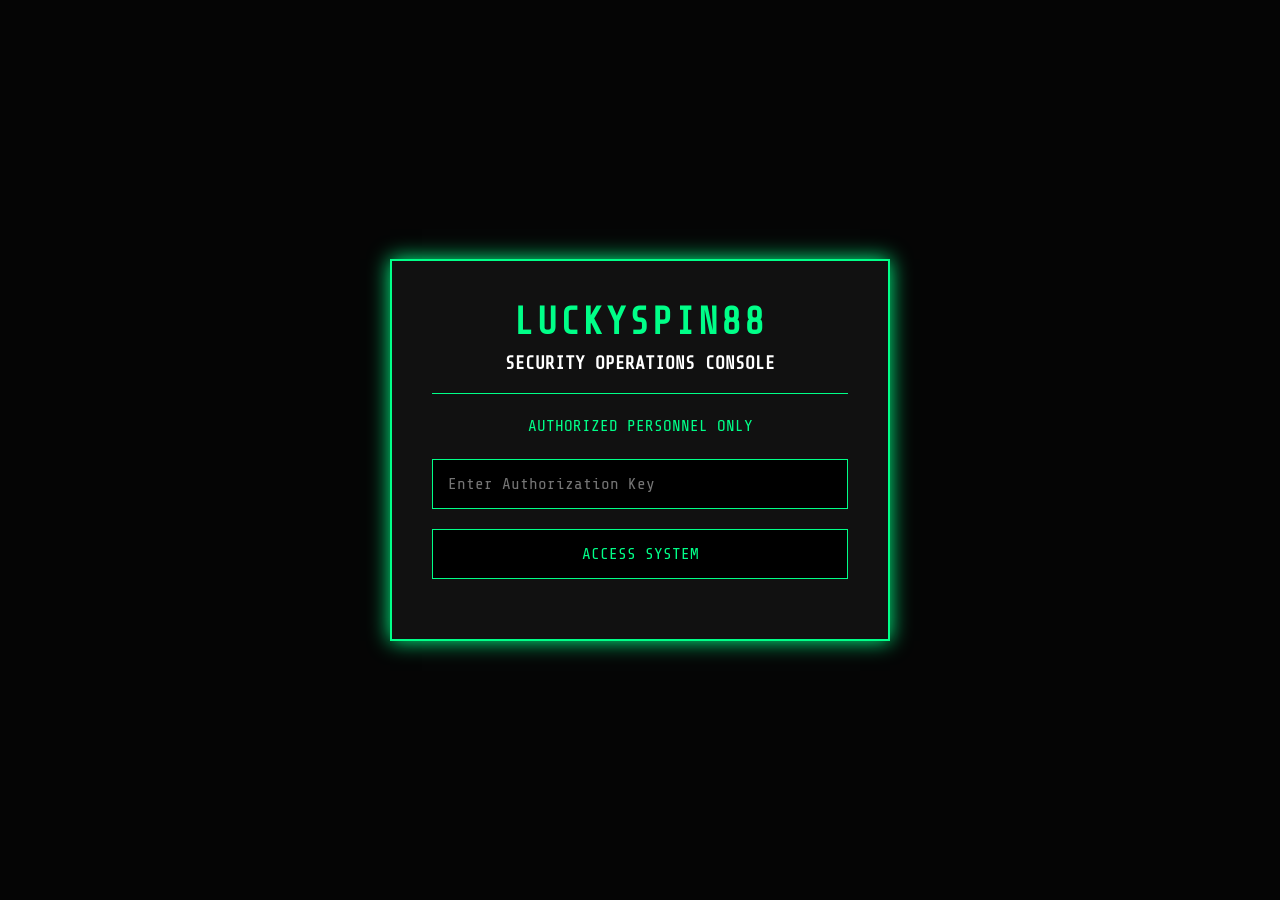
<file: index.html>
<!DOCTYPE html>
<html lang="en">

<head>
<meta charset="UTF-8">
<meta name="viewport" content="width=device-width, initial-scale=1.0">

<title>LuckySpin88 - Security Operations Console</title>

<link rel="preconnect" href="https://fonts.googleapis.com">
<link rel="preconnect" href="https://fonts.gstatic.com" crossorigin>
<link href="https://fonts.googleapis.com/css2?family=Share+Tech+Mono&display=swap" rel="stylesheet">

<link rel="stylesheet" href="style.css">
</head>

<body>

<main class="container">

    <section class="terminal">

        <h1>LUCKYSPIN88</h1>

        <h2>SECURITY OPERATIONS CONSOLE</h2>

        <div class="line"></div>

        <p class="warning">
            AUTHORIZED PERSONNEL ONLY
        </p>

        <input
            type="password"
            id="password"
            placeholder="Enter Authorization Key"
            autocomplete="off">

        <button onclick="login()">
            ACCESS SYSTEM
        </button>

        <p id="message"></p>

    </section>

</main>

<script src="script.js"></script>

</body>
</html>
</file>
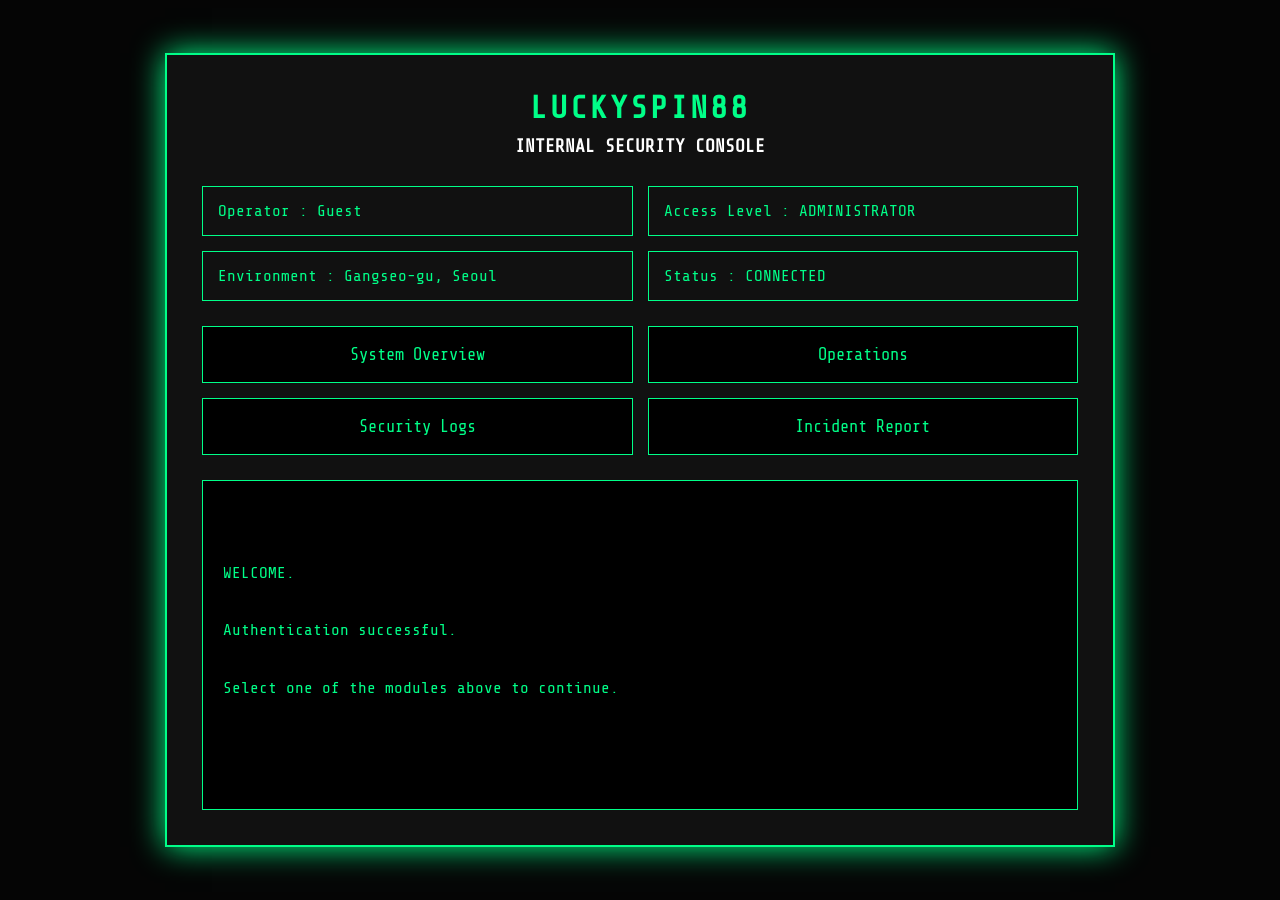
<file: dashboard.html>
<!DOCTYPE html>
<html lang="en">
<head>

<meta charset="UTF-8">
<meta name="viewport" content="width=device-width, initial-scale=1.0">

<title>LuckySpin88 - Target Operation</title>

<link href="https://fonts.googleapis.com/css2?family=Share+Tech+Mono&display=swap" rel="stylesheet">

<style>

*{
    margin:0;
    padding:0;
    box-sizing:border-box;
}

body{
    background:#050505;
    font-family:'Share Tech Mono', monospace;
    color:#00ff88;

    display:flex;
    justify-content:center;
    align-items:center;

    min-height:100vh;
    padding:20px;
}

.panel{
    width:100%;
    max-width:950px;

    background:#111;

    border:2px solid #00ff88;

    padding:35px;

    box-shadow:0 0 30px #00ff88;
}

h1{
    text-align:center;
    letter-spacing:3px;
}

h2{
    text-align:center;

    margin-top:10px;
    margin-bottom:30px;

    color:white;
    font-size:18px;
}

.status{
    display:grid;
    grid-template-columns:repeat(2,1fr);
    gap:15px;

    margin-bottom:25px;
}

.box{
    border:1px solid #00ff88;
    padding:15px;
}

.menu{
    display:grid;
    grid-template-columns:repeat(2,1fr);
    gap:15px;

    margin-bottom:25px;
}

button{
    width:100%;
    padding:18px;

    background:black;
    border:1px solid #00ff88;

    color:#00ff88;

    font-size:17px;
    font-family:'Share Tech Mono', monospace;

    cursor:pointer;
    transition:.3s;
}

button:hover{
    background:#00ff88;
    color:black;
}

#terminal{
    border:1px solid #00ff88;

    padding:20px;

    background:black;

    min-height:330px;

    overflow:auto;

    white-space:pre-line;

    line-height:1.8;
}

.continue-btn{
    margin-top:25px;
}

/* ====================== */
/* Tablet */
/* ====================== */

@media (max-width:768px){

    body{
        padding:15px;
        align-items:flex-start;
    }

    .panel{
        padding:25px;
    }

    .status{
        grid-template-columns:1fr;
    }

    .menu{
        grid-template-columns:1fr;
    }

    h1{
        font-size:28px;
    }

    h2{
        font-size:16px;
    }

    button{
        font-size:15px;
        padding:15px;
    }

    #terminal{
        min-height:280px;
        font-size:14px;
    }

}

/* ====================== */
/* Mobile */
/* ====================== */

@media (max-width:480px){

    body{
        padding:10px;
    }

    .panel{
        padding:18px;
    }

    h1{
        font-size:24px;
        letter-spacing:2px;
    }

    h2{
        font-size:15px;
    }

    .box{
        padding:12px;
        font-size:14px;
    }

    button{
        padding:13px;
        font-size:14px;
    }

    #terminal{
        min-height:240px;
        padding:15px;
        font-size:13px;
        line-height:1.6;
    }

}

</style>

</head>

<body>

<div class="panel">

<h1>LUCKYSPIN88</h1>

<h2>INTERNAL SECURITY CONSOLE</h2>

<div class="status">

<div class="box">
Operator : Guest
</div>

<div class="box">
Access Level : ADMINISTRATOR
</div>

<div class="box">
Environment : Gangseo-gu, Seoul
</div>

<div class="box">
Status : CONNECTED
</div>

</div>

<div class="menu">

<button onclick="overview()">
System Overview
</button>

<button onclick="audit()">
Operations
</button>

<button onclick="logs()">
Security Logs
</button>

<button onclick="report()">
Incident Report
</button>

</div>

<div id="terminal">

WELCOME.

Authentication successful.

Select one of the modules above to continue.

</div>

</div>

<script>

function overview(){

document.getElementById("terminal").innerHTML=`

SYSTEM OVERVIEW

==================================

Frontend Server        ONLINE

Authentication         ONLINE

Database Cluster       ONLINE

Firewall               ACTIVE

Backup Server          ONLINE

Storage Usage          67%

CPU Usage              23%

Memory Usage           41%

Network Status         STABLE

`;

}

function audit(){

document.getElementById("terminal").innerHTML=`

OPERATION STATUS

==================================

✓ Target Domain Identified

✓ Connection Established

✓ Public Assets Mapped

✓ Transaction Records Indexed

⚠ Administrator Activity Detected

⚠ Elevated Monitoring Enabled

==================================

Current Objective:

Collecting publicly accessible
information...

Awaiting next operation...

`;

}

function logs(){

document.getElementById("terminal").innerHTML=`

SECURITY LOGS

==================================

01:12 INFO     Target domain identified
01:15 INFO     Reconnaissance completed
01:18 INFO     Public assets indexed

01:21 INFO     Login portal detected
01:24 WARNING  Security challenge encountered
01:27 INFO     Alternate entry point located

01:31 INFO     Database endpoint discovered
01:34 INFO     User records enumerated
01:36 INFO     Wallet transaction table located

01:40 INFO     Jackpot payout history collected
01:43 WARNING  Anti-bot protection triggered
01:45 INFO     Traffic rerouted successfully

01:49 INFO     Administrative panel detected
01:52 WARNING  Elevated privilege request denied
01:55 INFO     Evidence package generated

==================================

Operator Note:

Target identified as an online gambling
platform.

Data collection is currently in progress.
Awaiting further authorization before
continuing the simulated operation.

<br><br>

<button class="continue-btn" onclick="nextStep()">

CONTINUE INVESTIGATION →

</button>

`;

}

function report(){

document.getElementById("terminal").innerHTML=`

INCIDENT REPORT

==================================

Target Classification

ONLINE GAMBLING PLATFORM

Risk Level

CRITICAL

Findings

• Suspicious activity detected on gambling portal

• Unusual account activity recorded

• Irregular transaction patterns identified

• Administrative access attempts observed

• High-volume data movement detected

Recommendations

• Review affected user accounts

• Analyze suspicious transactions

• Secure exposed system components

• Monitor platform activity continuously

• Preserve incident evidence

==================================

PLEASE PROCEED TO TERMINATION

`;

}

function nextStep(){

window.location.href="evidence.html";

}

</script>

</body>
</html>
</file>
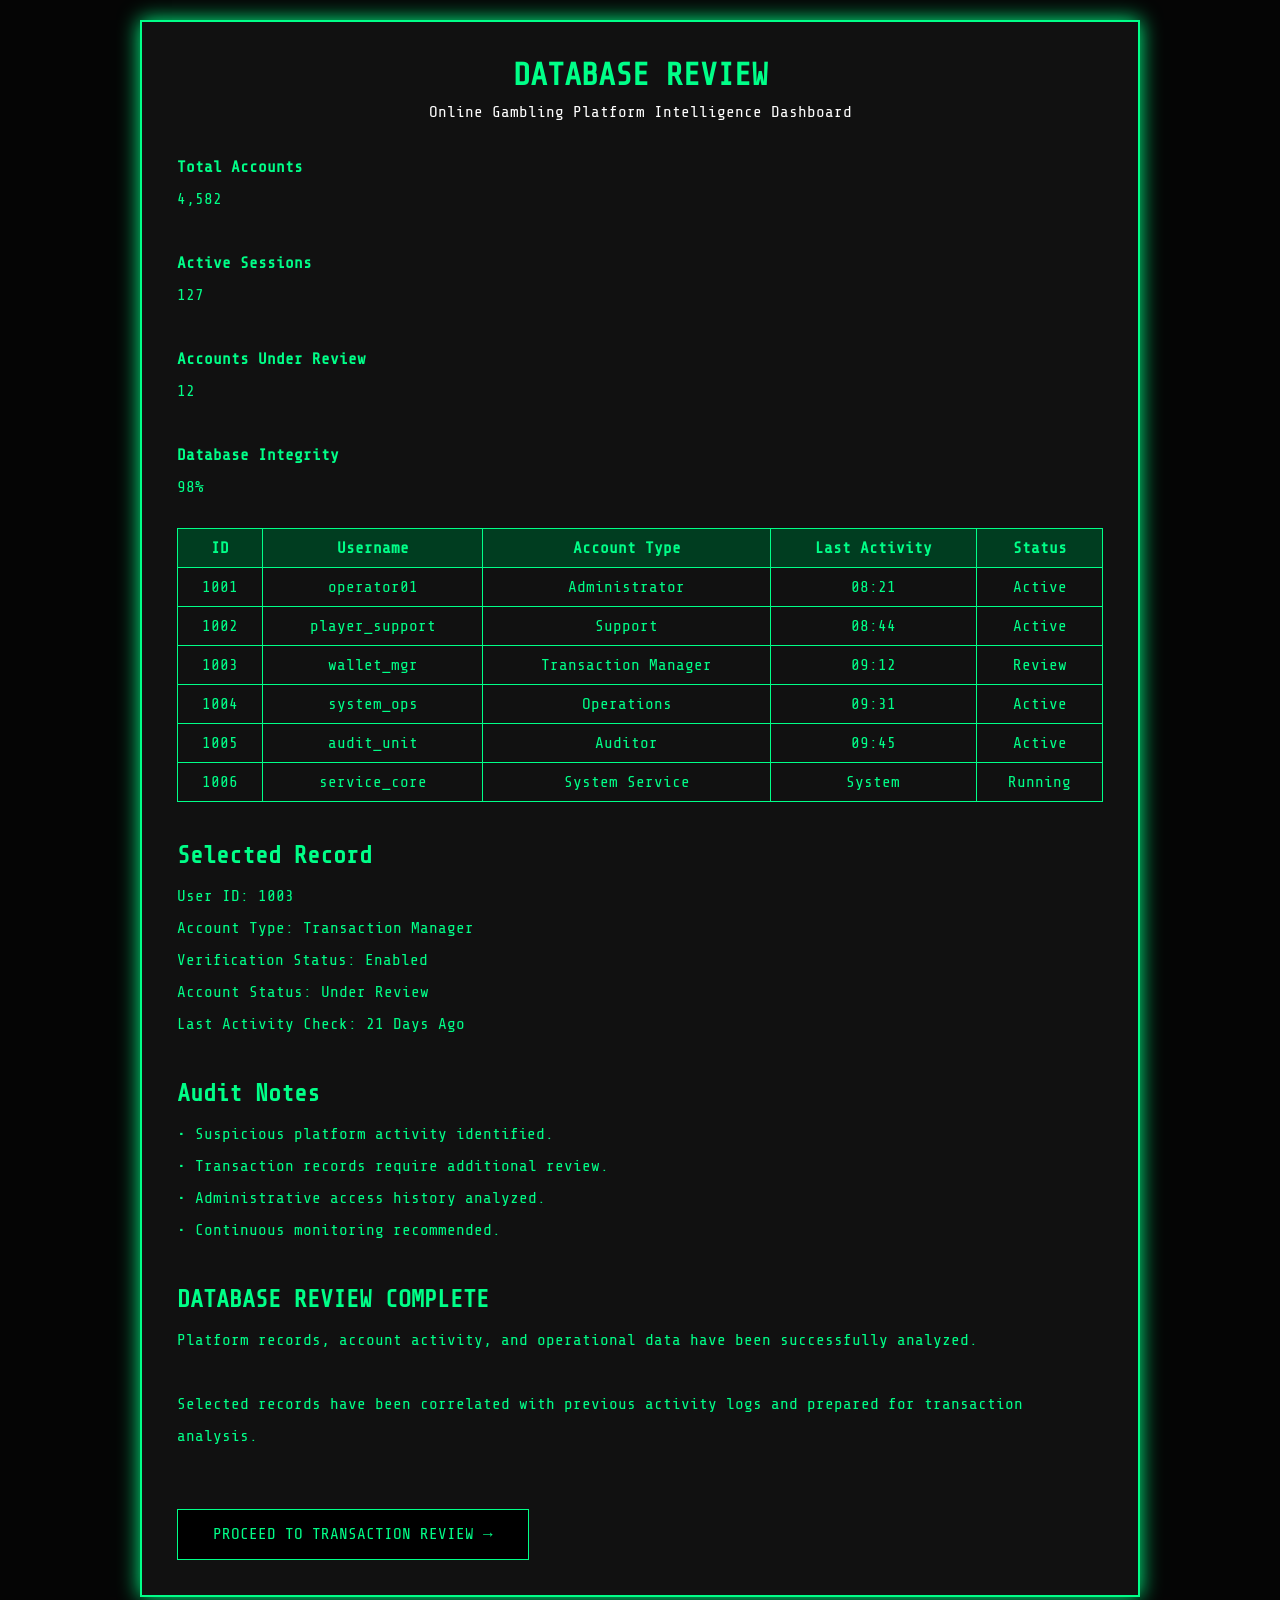
<file: database.html>
<!DOCTYPE html>
<html lang="en">

<head>

<meta charset="UTF-8">
<meta name="viewport" content="width=device-width, initial-scale=1.0">

<title>LuckySpin88 - Database Review</title>

<link href="https://fonts.googleapis.com/css2?family=Share+Tech+Mono&display=swap" rel="stylesheet">

<style>

*{
    margin:0;
    padding:0;
    box-sizing:border-box;
}

body{
    background:#050505;
    color:#00ff88;
    font-family:'Share Tech Mono', monospace;

    display:flex;
    justify-content:center;
    align-items:center;

    min-height:100vh;
    padding:20px;
}

.panel{
    width:100%;
    max-width:1000px;

    padding:35px;

    border:2px solid #00ff88;
    background:#111;
    box-shadow:0 0 20px #00ff88;
}

h1{
    text-align:center;
    margin-bottom:10px;
}

.subtitle{
    text-align:center;
    color:white;
    margin-bottom:30px;
}

.stats{
    line-height:2;
    margin-bottom:25px;
}

.table-wrapper{
    overflow-x:auto;
    margin-top:20px;
}

table{
    width:100%;
    min-width:700px;
    border-collapse:collapse;
}

th,
td{
    border:1px solid #00ff88;
    padding:10px;
    text-align:center;
}

th{
    background:#003d20;
}

.section{
    margin-top:30px;
    line-height:2;
}

button{
    padding:15px 35px;
    margin-top:25px;

    background:black;
    color:#00ff88;

    border:1px solid #00ff88;

    font-size:16px;
    font-family:'Share Tech Mono', monospace;

    cursor:pointer;
    transition:.3s;
}

button:hover{
    background:#00ff88;
    color:black;
}

/* ========================= */
/* Tablet */
/* ========================= */

@media (max-width:768px){

    body{
        padding:15px;
        align-items:flex-start;
    }

    .panel{
        padding:25px;
    }

    h1{
        font-size:26px;
    }

    h2{
        font-size:20px;
    }

    .subtitle,
    .stats,
    .section{
        font-size:15px;
    }

    button{
        width:100%;
    }

}

/* ========================= */
/* Mobile */
/* ========================= */

@media (max-width:480px){

    body{
        padding:10px;
    }

    .panel{
        padding:18px;
    }

    h1{
        font-size:22px;
    }

    h2{
        font-size:18px;
    }

    .subtitle,
    .stats,
    .section{
        font-size:14px;
    }

    th,
    td{
        padding:8px;
        font-size:13px;
    }

    button{
        width:100%;
        font-size:14px;
        padding:12px;
    }

}

</style>

</head>

<body>

<div class="panel">

<h1>DATABASE REVIEW</h1>

<div class="subtitle">
Online Gambling Platform Intelligence Dashboard
</div>

<div class="stats">

<b>Total Accounts</b><br>
4,582

<br><br>

<b>Active Sessions</b><br>
127

<br><br>

<b>Accounts Under Review</b><br>
12

<br><br>

<b>Database Integrity</b><br>
98%

</div>

<div class="table-wrapper">

<table>

<tr>
<th>ID</th>
<th>Username</th>
<th>Account Type</th>
<th>Last Activity</th>
<th>Status</th>
</tr>

<tr>
<td>1001</td>
<td>operator01</td>
<td>Administrator</td>
<td>08:21</td>
<td>Active</td>
</tr>

<tr>
<td>1002</td>
<td>player_support</td>
<td>Support</td>
<td>08:44</td>
<td>Active</td>
</tr>

<tr>
<td>1003</td>
<td>wallet_mgr</td>
<td>Transaction Manager</td>
<td>09:12</td>
<td>Review</td>
</tr>

<tr>
<td>1004</td>
<td>system_ops</td>
<td>Operations</td>
<td>09:31</td>
<td>Active</td>
</tr>

<tr>
<td>1005</td>
<td>audit_unit</td>
<td>Auditor</td>
<td>09:45</td>
<td>Active</td>
</tr>

<tr>
<td>1006</td>
<td>service_core</td>
<td>System Service</td>
<td>System</td>
<td>Running</td>
</tr>

</table>

</div>

<div class="section">

<h2>Selected Record</h2>

User ID: 1003<br>
Account Type: Transaction Manager<br>
Verification Status: Enabled<br>
Account Status: Under Review<br>
Last Activity Check: 21 Days Ago

</div>

<div class="section">

<h2>Audit Notes</h2>

• Suspicious platform activity identified.<br>
• Transaction records require additional review.<br>
• Administrative access history analyzed.<br>
• Continuous monitoring recommended.

</div>

<div class="section">

<h2>DATABASE REVIEW COMPLETE</h2>

Platform records, account activity, and operational data have been successfully analyzed.

<br><br>

Selected records have been correlated with previous activity logs and prepared for transaction analysis.

<br><br>

<button onclick="window.location.href='transaction.html'">
PROCEED TO TRANSACTION REVIEW →
</button>

</div>

</div>

</body>
</html>
</file>
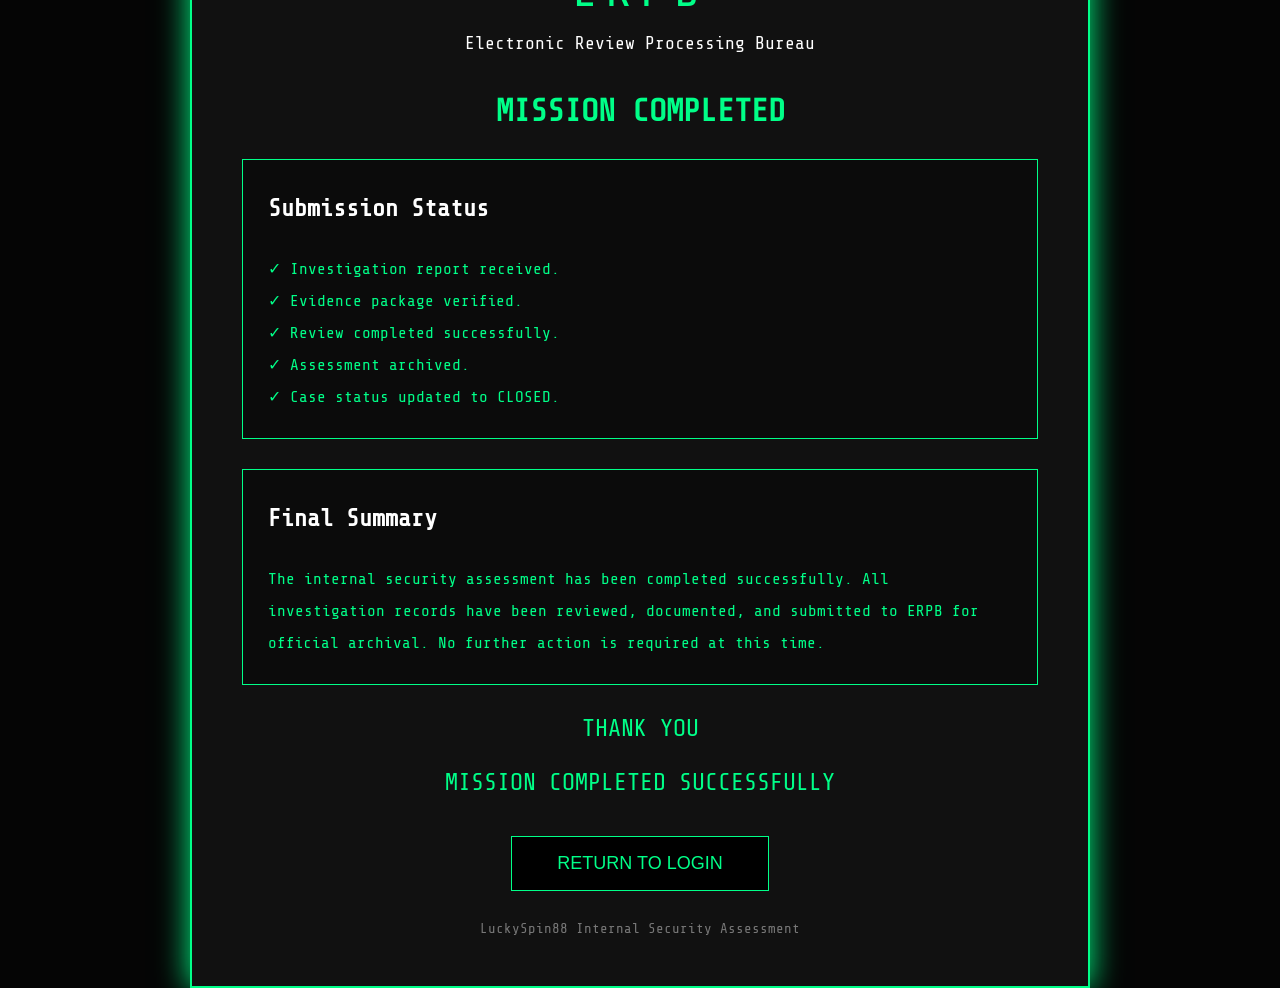
<file: ERPB.html>
<!DOCTYPE html>
<html lang="en">

<head>

<meta charset="UTF-8">
<meta name="viewport" content="width=device-width, initial-scale=1.0">

<title>ERPB - Case Submission Complete</title>

<link href="https://fonts.googleapis.com/css2?family=Share+Tech+Mono&display=swap" rel="stylesheet">

<style>

*{
margin:0;
padding:0;
box-sizing:border-box;
}

body{

background:#050505;
color:#00ff88;
font-family:'Share Tech Mono', monospace;

display:flex;
justify-content:center;
align-items:center;

height:100vh;

}

.container{

width:900px;

background:#111;

border:2px solid #00ff88;

padding:50px;

text-align:center;

box-shadow:0 0 30px #00ff88;

}

.logo{

font-size:48px;

letter-spacing:8px;

margin-bottom:15px;

}

.subtitle{

color:white;

margin-bottom:40px;

font-size:18px;

}

.status{

font-size:32px;

margin:30px 0;

font-weight:bold;

}

.box{

border:1px solid #00ff88;

padding:25px;

margin:30px 0;

text-align:left;

line-height:2;

background:#0b0b0b;

}

.box h2{

color:white;

margin-bottom:20px;

}

.complete{

font-size:24px;

color:#00ff88;

margin-top:30px;

}

button{

margin-top:40px;

padding:16px 45px;

background:black;

color:#00ff88;

border:1px solid #00ff88;

font-size:18px;

cursor:pointer;

transition:.3s;

}

button:hover{

background:#00ff88;

color:black;

}

.footer{

margin-top:30px;

color:#777;

font-size:14px;

}

</style>

</head>

<body>

<div class="container">

<div class="logo">

ERPB

</div>

<div class="subtitle">

Electronic Review Processing Bureau

</div>

<div class="status">

MISSION COMPLETED

</div>

<div class="box">

<h2>Submission Status</h2>

<p>✓ Investigation report received.</p>

<p>✓ Evidence package verified.</p>

<p>✓ Review completed successfully.</p>

<p>✓ Assessment archived.</p>

<p>✓ Case status updated to CLOSED.</p>

</div>

<div class="box">

<h2>Final Summary</h2>

<p>

The internal security assessment has been completed successfully.

All investigation records have been reviewed, documented, and submitted to ERPB for official archival.

No further action is required at this time.

</p>

</div>

<div class="complete">

THANK YOU

<br><br>

MISSION COMPLETED SUCCESSFULLY

</div>

<button onclick="window.location.href='index.html'">

RETURN TO LOGIN

</button>

<div class="footer">

LuckySpin88 Internal Security Assessment

</div>

</div>

</body>

</html>
</file>
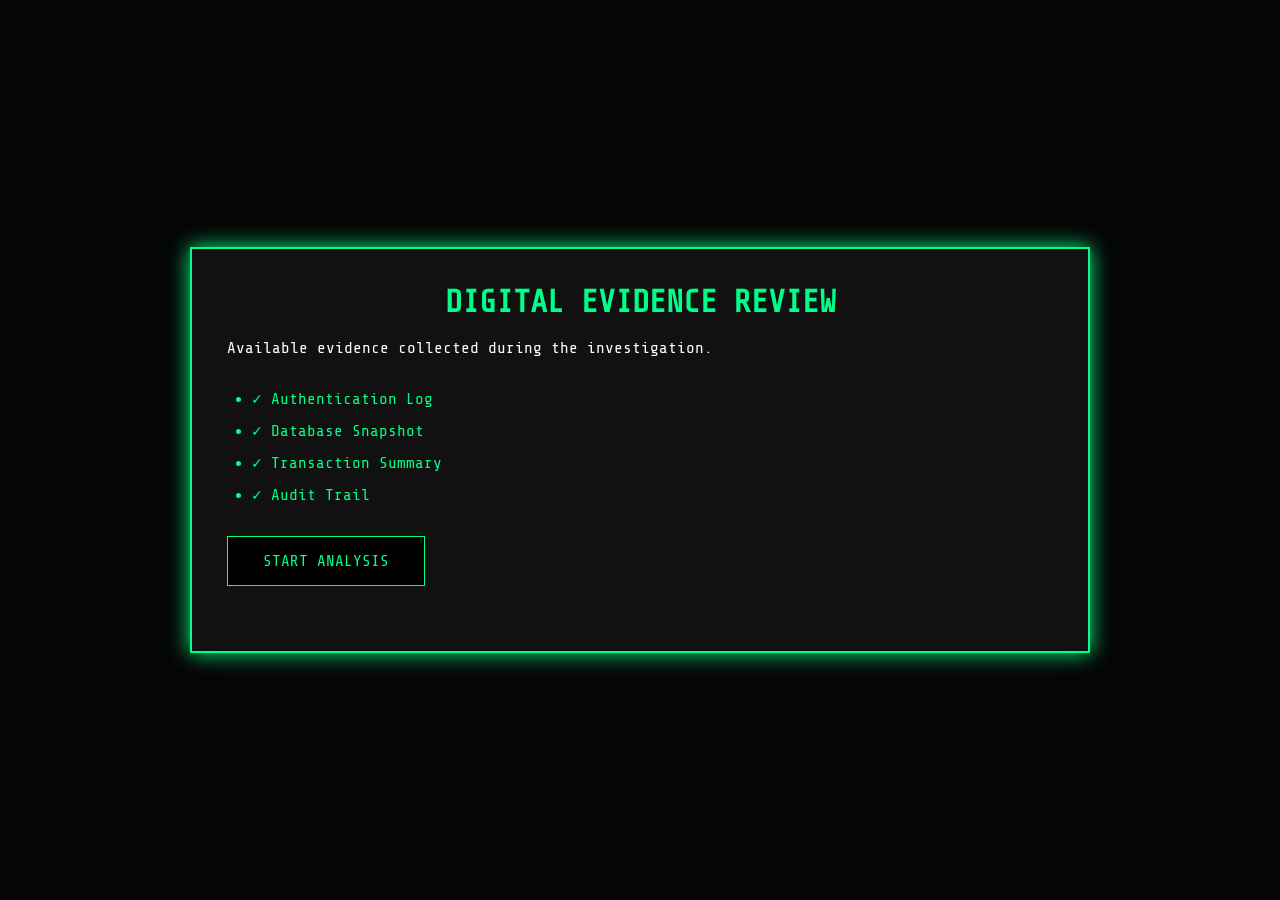
<file: evidence.html>
<!DOCTYPE html>
<html lang="en">

<head>

<meta charset="UTF-8">
<meta name="viewport" content="width=device-width, initial-scale=1.0">

<title>LuckySpin88 - Evidence Analysis</title>

<link href="https://fonts.googleapis.com/css2?family=Share+Tech+Mono&display=swap" rel="stylesheet">

<style>

*{
    margin:0;
    padding:0;
    box-sizing:border-box;
}

body{
    background:#050505;
    color:#00ff88;
    font-family:'Share Tech Mono', monospace;

    display:flex;
    justify-content:center;
    align-items:center;

    min-height:100vh;
    padding:20px;
}

.panel{
    width:100%;
    max-width:900px;

    padding:35px;

    border:2px solid #00ff88;
    background:#111;
    box-shadow:0 0 20px #00ff88;
}

h1{
    text-align:center;
    margin-bottom:15px;
    font-size:2rem;
}

p{
    margin-bottom:20px;
    color:white;
    line-height:1.7;
}

ul{
    margin-left:25px;
    line-height:2;
}

button{
    padding:15px 35px;
    margin-top:25px;

    background:black;
    color:#00ff88;

    border:1px solid #00ff88;

    font-size:16px;
    font-family:'Share Tech Mono', monospace;

    cursor:pointer;
    transition:.3s;
}

button:hover{
    background:#00ff88;
    color:black;
}

#result{
    margin-top:30px;
    line-height:2;
    word-break:break-word;
}

.progress{
    margin-top:20px;
    font-size:18px;
}

/* ============================= */
/* Tablet */
/* ============================= */

@media (max-width:768px){

    body{
        padding:15px;
        align-items:flex-start;
    }

    .panel{
        padding:25px;
    }

    h1{
        font-size:1.6rem;
    }

    p,
    li{
        font-size:15px;
    }

    .progress{
        font-size:16px;
    }

    button{
        width:100%;
        padding:14px;
        font-size:15px;
    }

}

/* ============================= */
/* Mobile */
/* ============================= */

@media (max-width:480px){

    body{
        padding:10px;
    }

    .panel{
        padding:18px;
    }

    h1{
        font-size:1.3rem;
    }

    p,
    li{
        font-size:14px;
    }

    ul{
        margin-left:18px;
    }

    .progress{
        font-size:14px;
        line-height:1.8;
    }

    button{
        width:100%;
        padding:12px;
        font-size:14px;
    }

}

</style>

</head>

<body>

<div class="panel">

<h1>DIGITAL EVIDENCE REVIEW</h1>

<p>Available evidence collected during the investigation.</p>

<ul>

<li>✓ Authentication Log</li>

<li>✓ Database Snapshot</li>

<li>✓ Transaction Summary</li>

<li>✓ Audit Trail</li>

</ul>

<button onclick="analyse()">
START ANALYSIS
</button>

<div id="result"></div>

</div>

<script>

function analyse(){

document.getElementById("result").innerHTML=`

<div class="progress">

Analyzing evidence...

<br><br>

████████████████████ 100%

<br><br>

<b>RESULTS</b>

<br><br>

==================================

<br>

✓ Gambling network identified

<br>

✓ Platform records analyzed

<br>

✓ Suspicious operations detected

<br>

✓ Activity timeline reconstructed

<br>

✓ Digital evidence collected

<br>

✓ Final report compiled

<br>

==================================

<br><br>

<b>OPERATION STATUS:</b>

<br>

COMPLETE

<br><br>

<button onclick="window.location.href='database.html'">

CONTINUE TO DATABASE REVIEW →

</button>

</div>

`;

}

</script>

</body>

</html>
</file>
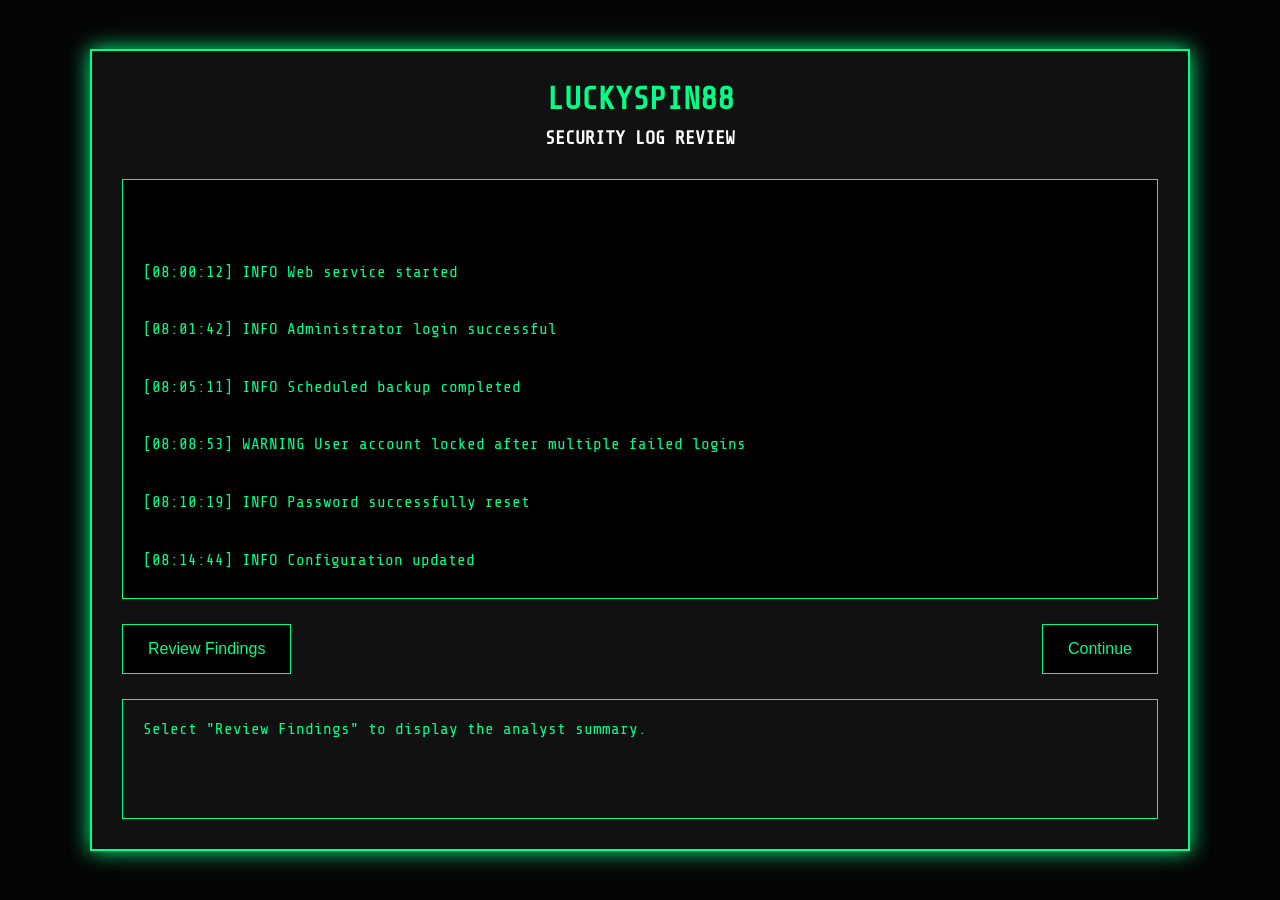
<file: logs.html>
<!DOCTYPE html>
<html lang="en">
<head>
<meta charset="UTF-8">
<meta name="viewport" content="width=device-width, initial-scale=1.0">
<title>LuckySpin88 - Security Logs</title>

<link href="https://fonts.googleapis.com/css2?family=Share+Tech+Mono&display=swap" rel="stylesheet">

<style>

*{
margin:0;
padding:0;
box-sizing:border-box;
}

body{

background:#050505;
font-family:'Share Tech Mono', monospace;
color:#00ff88;

display:flex;
justify-content:center;
align-items:center;

height:100vh;

}

.container{

width:1100px;

border:2px solid #00ff88;

padding:30px;

box-shadow:0 0 20px #00ff88;

background:#111;

}

h1{

text-align:center;

margin-bottom:10px;

}

h3{

text-align:center;

color:white;

margin-bottom:30px;

}

.logs{

background:black;

border:1px solid #00ff88;

padding:20px;

height:420px;

overflow:auto;

line-height:1.8;

white-space:pre-line;

}

.buttons{

margin-top:25px;

display:flex;

justify-content:space-between;

}

button{

padding:15px 25px;

background:black;

color:#00ff88;

border:1px solid #00ff88;

cursor:pointer;

font-size:16px;

}

button:hover{

background:#00ff88;

color:black;

}

#analysis{

margin-top:25px;

border:1px solid #00ff88;

padding:20px;

min-height:120px;

}

</style>

</head>

<body>

<div class="container">

<h1>LUCKYSPIN88</h1>

<h3>SECURITY LOG REVIEW</h3>

<div class="logs">

[08:00:12] INFO      Web service started

[08:01:42] INFO      Administrator login successful

[08:05:11] INFO      Scheduled backup completed

[08:08:53] WARNING   User account locked after multiple failed logins

[08:10:19] INFO      Password successfully reset

[08:14:44] INFO      Configuration updated

[08:18:02] WARNING   Unusual login time detected

[08:23:55] INFO      Database optimization completed

[08:29:14] WARNING   Large file download detected

[08:34:07] INFO      Audit log exported

[08:40:16] INFO      Session terminated

</div>

<div class="buttons">

<button onclick="review()">
Review Findings
</button>

<button onclick="nextPage()">
Continue
</button>

</div>

<div id="analysis">

Select "Review Findings" to display the analyst summary.

</div>

</div>

<script>

function review(){

document.getElementById("analysis").innerHTML=`

SECURITY ANALYST NOTES

• Multiple failed login attempts were observed.
• A login occurred outside normal operating hours.
• A large download should be verified against change records.
• No confirmed breach is indicated from these logs alone.
• Recommend further investigation and correlation with other evidence.

`;

}

function nextPage(){

window.location.href="report.html";

}

</script>

</body>

</html>
</file>
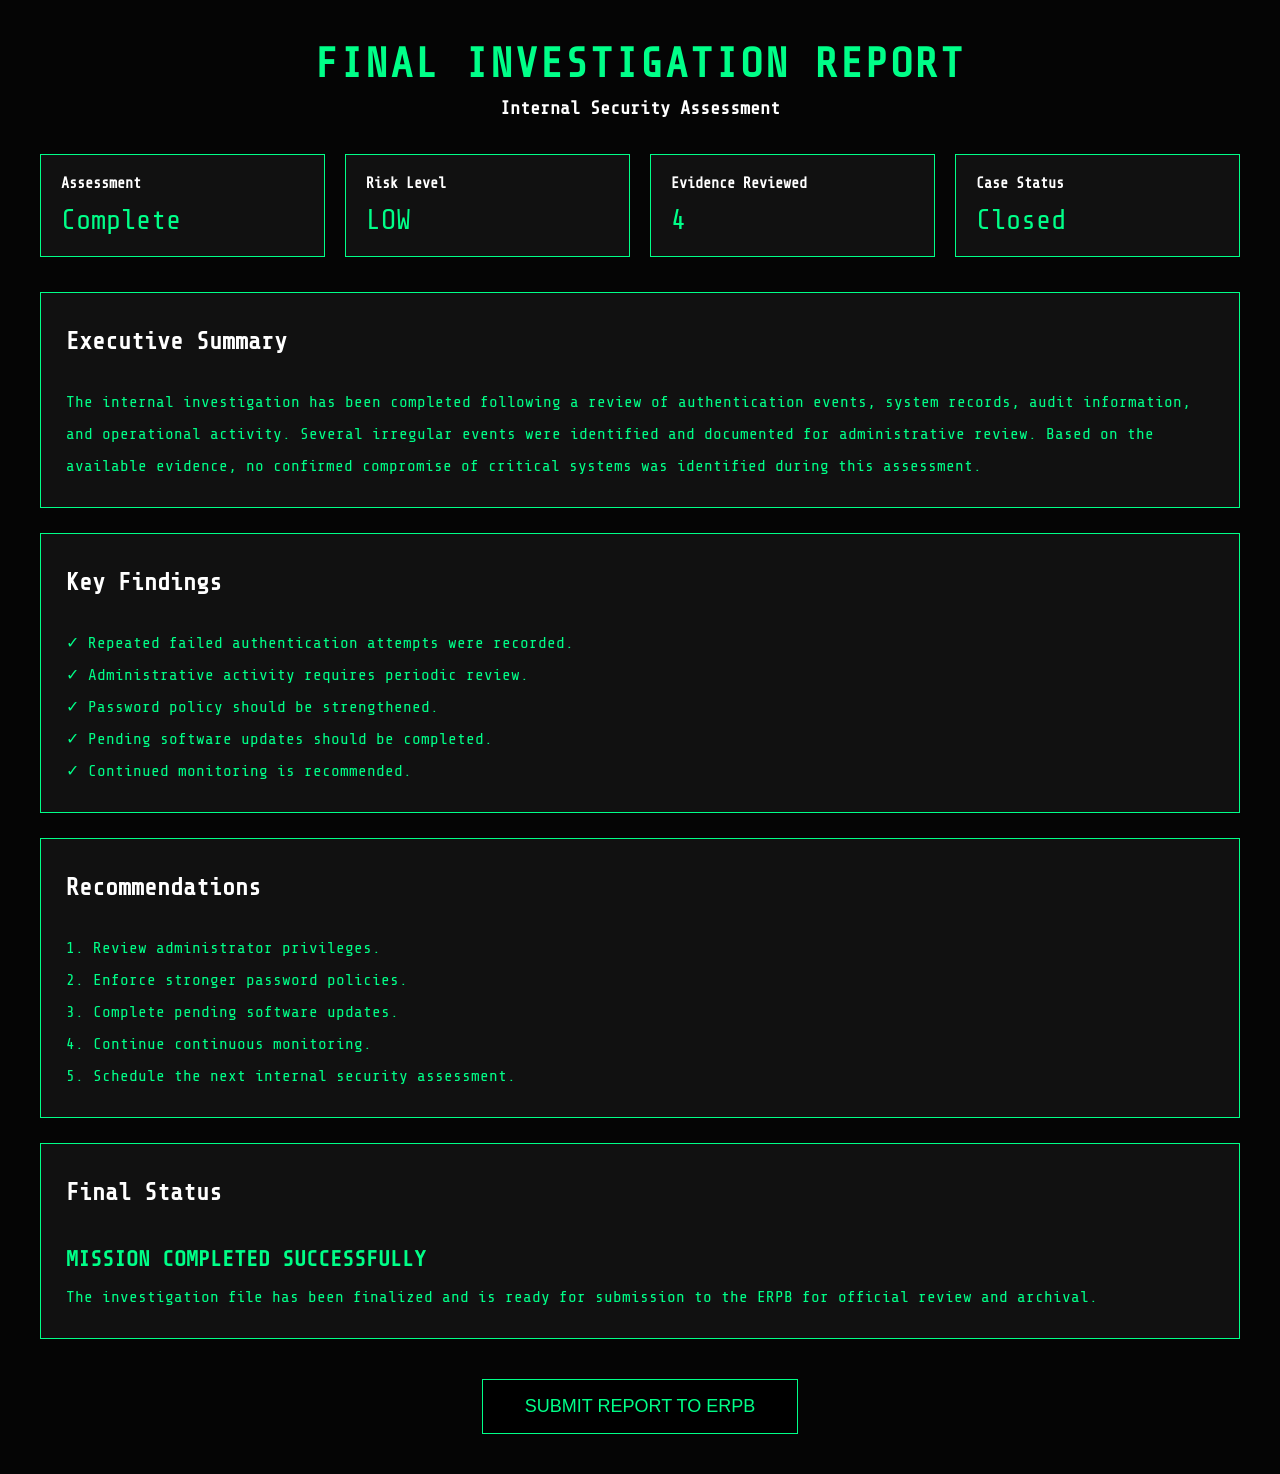
<file: report.html>
<!DOCTYPE html>
<html lang="en">

<head>

<meta charset="UTF-8">
<meta name="viewport" content="width=device-width, initial-scale=1.0">

<title>LuckySpin88 - Final Investigation Report</title>

<link href="https://fonts.googleapis.com/css2?family=Share+Tech+Mono&display=swap" rel="stylesheet">

<style>

*{
margin:0;
padding:0;
box-sizing:border-box;
}

body{

background:#050505;
color:#00ff88;
font-family:'Share Tech Mono', monospace;

padding:40px;

}

.container{

max-width:1200px;
margin:auto;

}

.header{

text-align:center;

margin-bottom:35px;

}

.header h1{

font-size:42px;
letter-spacing:2px;

}

.header h3{

margin-top:10px;
color:white;

}

.summary{

display:grid;

grid-template-columns:repeat(4,1fr);

gap:20px;

margin-bottom:35px;

}

.card{

background:#111;

border:1px solid #00ff88;

padding:20px;

}

.card h2{

font-size:15px;

margin-bottom:12px;

color:white;

}

.card p{

font-size:28px;

}

.section{

background:#111;

border:1px solid #00ff88;

padding:25px;

margin-bottom:25px;

line-height:2;

}

.section h2{

margin-bottom:20px;

color:white;

}

.status{

color:#00ff88;

font-weight:bold;

font-size:22px;

}

.footer{

text-align:center;

margin-top:40px;

}

button{

padding:16px 42px;

background:black;

color:#00ff88;

border:1px solid #00ff88;

font-size:18px;

cursor:pointer;

transition:.3s;

}

button:hover{

background:#00ff88;
color:black;

}

</style>

</head>

<body>

<div class="container">

<div class="header">

<h1>FINAL INVESTIGATION REPORT</h1>

<h3>Internal Security Assessment</h3>

</div>

<div class="summary">

<div class="card">

<h2>Assessment</h2>

<p>Complete</p>

</div>

<div class="card">

<h2>Risk Level</h2>

<p>LOW</p>

</div>

<div class="card">

<h2>Evidence Reviewed</h2>

<p>4</p>

</div>

<div class="card">

<h2>Case Status</h2>

<p>Closed</p>

</div>

</div>

<div class="section">

<h2>Executive Summary</h2>

<p>

The internal investigation has been completed following a review of
authentication events, system records, audit information, and operational
activity.

Several irregular events were identified and documented for administrative
review. Based on the available evidence, no confirmed compromise of critical
systems was identified during this assessment.

</p>

</div>

<div class="section">

<h2>Key Findings</h2>

<p>✓ Repeated failed authentication attempts were recorded.</p>

<p>✓ Administrative activity requires periodic review.</p>

<p>✓ Password policy should be strengthened.</p>

<p>✓ Pending software updates should be completed.</p>

<p>✓ Continued monitoring is recommended.</p>

</div>

<div class="section">

<h2>Recommendations</h2>

<p>1. Review administrator privileges.</p>

<p>2. Enforce stronger password policies.</p>

<p>3. Complete pending software updates.</p>

<p>4. Continue continuous monitoring.</p>

<p>5. Schedule the next internal security assessment.</p>

</div>

<div class="section">

<h2>Final Status</h2>

<p class="status">

MISSION COMPLETED SUCCESSFULLY

</p>

<p>

The investigation file has been finalized and is ready for submission to the
ERPB for official review and archival.

</p>

</div>

<div class="footer">

<button onclick="window.location.href='ERPB.html'">

SUBMIT REPORT TO ERPB

</button>

</div>

</div>

</body>

</html>
</file>
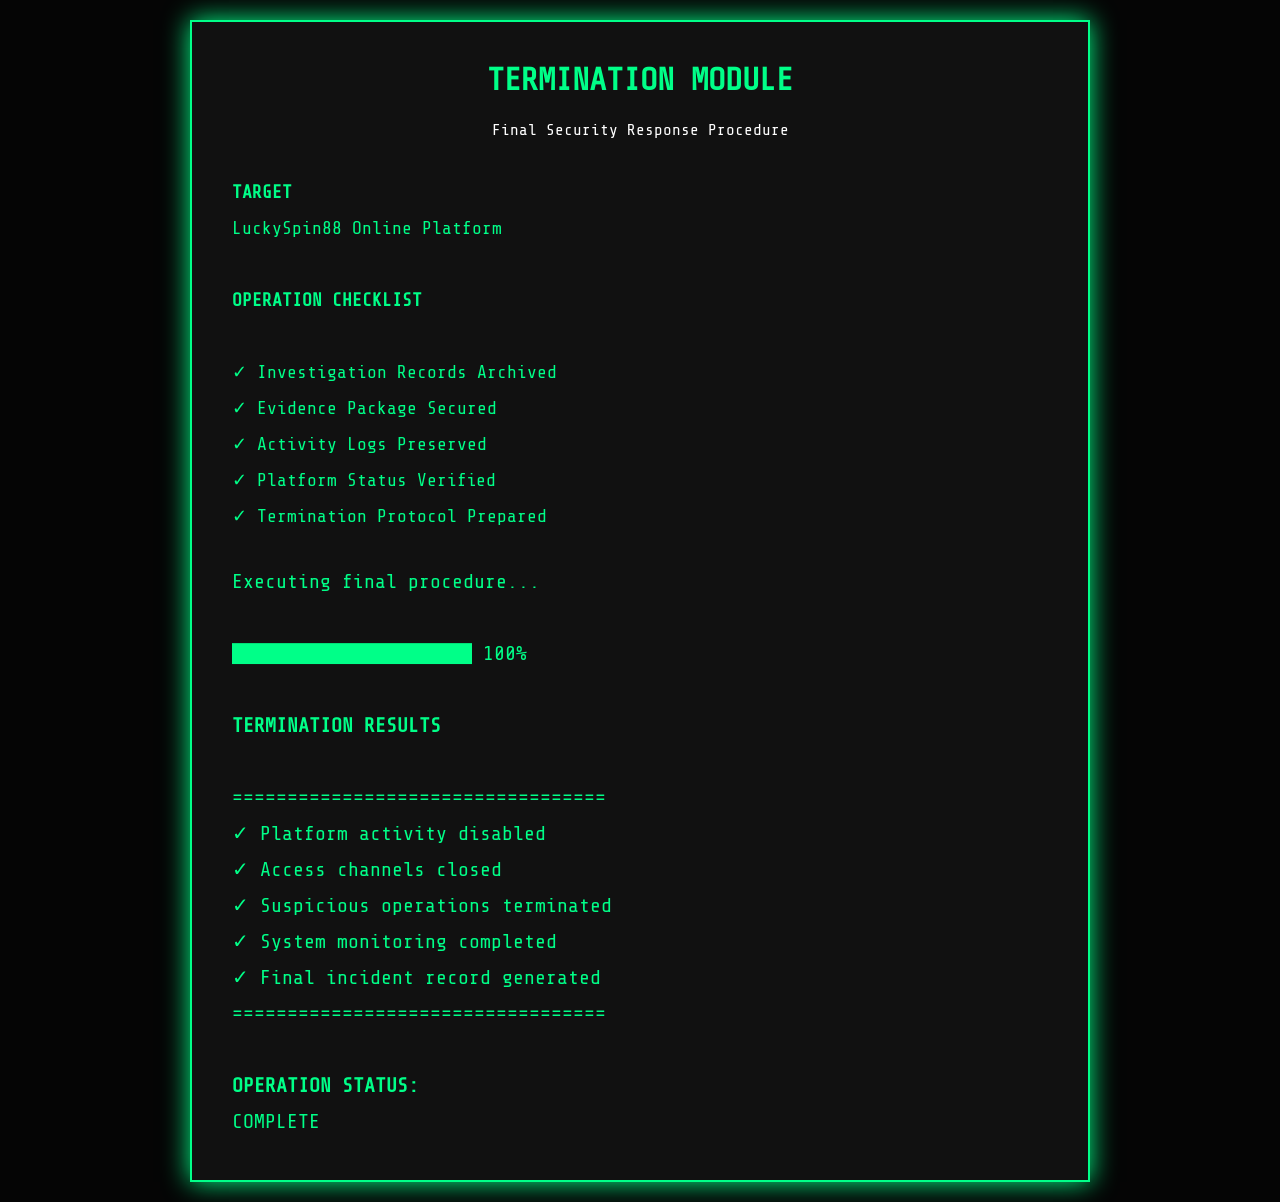
<file: terminate.html>
<!DOCTYPE html>
<html lang="en">

<head>

<meta charset="UTF-8">
<meta name="viewport" content="width=device-width, initial-scale=1.0">

<title>LuckySpin88 - Termination Module</title>

<link href="https://fonts.googleapis.com/css2?family=Share+Tech+Mono&display=swap" rel="stylesheet">

<style>

*{
    margin:0;
    padding:0;
    box-sizing:border-box;
}

body{
    background:#050505;
    color:#00ff88;
    font-family:'Share Tech Mono', monospace;

    display:flex;
    justify-content:center;
    align-items:center;

    min-height:100vh;
    padding:20px;
}

.panel{
    width:100%;
    max-width:900px;

    padding:40px;

    border:2px solid #00ff88;
    background:#111;
    box-shadow:0 0 25px #00ff88;
}

h1{
    text-align:center;
    margin-bottom:20px;
    font-size:2rem;
}

.subtitle{
    text-align:center;
    color:white;
    margin-bottom:30px;
    line-height:1.6;
}

.status{
    line-height:2;
    font-size:18px;
    word-break:break-word;
}

.progress{
    margin-top:30px;
    font-size:20px;
    line-height:1.8;
}

button{
    width:100%;
    padding:15px;

    margin-top:30px;

    background:black;
    color:#00ff88;

    border:1px solid #00ff88;

    font-size:16px;
    font-family:'Share Tech Mono', monospace;

    cursor:pointer;
    transition:.3s;
}

button:hover{
    background:#00ff88;
    color:black;
}

/* ===================== */
/* Tablet */
/* ===================== */

@media (max-width:768px){

    body{
        padding:15px;
        align-items:flex-start;
    }

    .panel{
        padding:25px;
    }

    h1{
        font-size:1.7rem;
    }

    .subtitle{
        font-size:15px;
    }

    .status{
        font-size:15px;
    }

    .progress{
        font-size:16px;
    }

}

/* ===================== */
/* Mobile */
/* ===================== */

@media (max-width:480px){

    body{
        padding:10px;
    }

    .panel{
        padding:18px;
    }

    h1{
        font-size:1.4rem;
    }

    .subtitle{
        font-size:14px;
    }

    .status{
        font-size:14px;
        line-height:1.8;
    }

    .progress{
        font-size:14px;
        line-height:1.7;
    }

    button{
        font-size:14px;
        padding:12px;
    }

}

</style>

</head>

<body>

<div class="panel">

<h1>TERMINATION MODULE</h1>

<div class="subtitle">
Final Security Response Procedure
</div>

<div class="status">

<b>TARGET</b>

<br>

LuckySpin88 Online Platform

<br><br>

<b>OPERATION CHECKLIST</b>

<br><br>

✓ Investigation Records Archived

<br>

✓ Evidence Package Secured

<br>

✓ Activity Logs Preserved

<br>

✓ Platform Status Verified

<br>

✓ Termination Protocol Prepared

</div>

<div class="progress">

Executing final procedure...

<br><br>

████████████████████ 100%

<br><br>

<b>TERMINATION RESULTS</b>

<br><br>

==================================

<br>

✓ Platform activity disabled

<br>

✓ Access channels closed

<br>

✓ Suspicious operations terminated

<br>

✓ System monitoring completed

<br>

✓ Final incident record generated

<br>

==================================

<br><br>

<b>OPERATION STATUS:</b>

<br>

COMPLETE

</div>

</div>

</body>

</html>
</file>
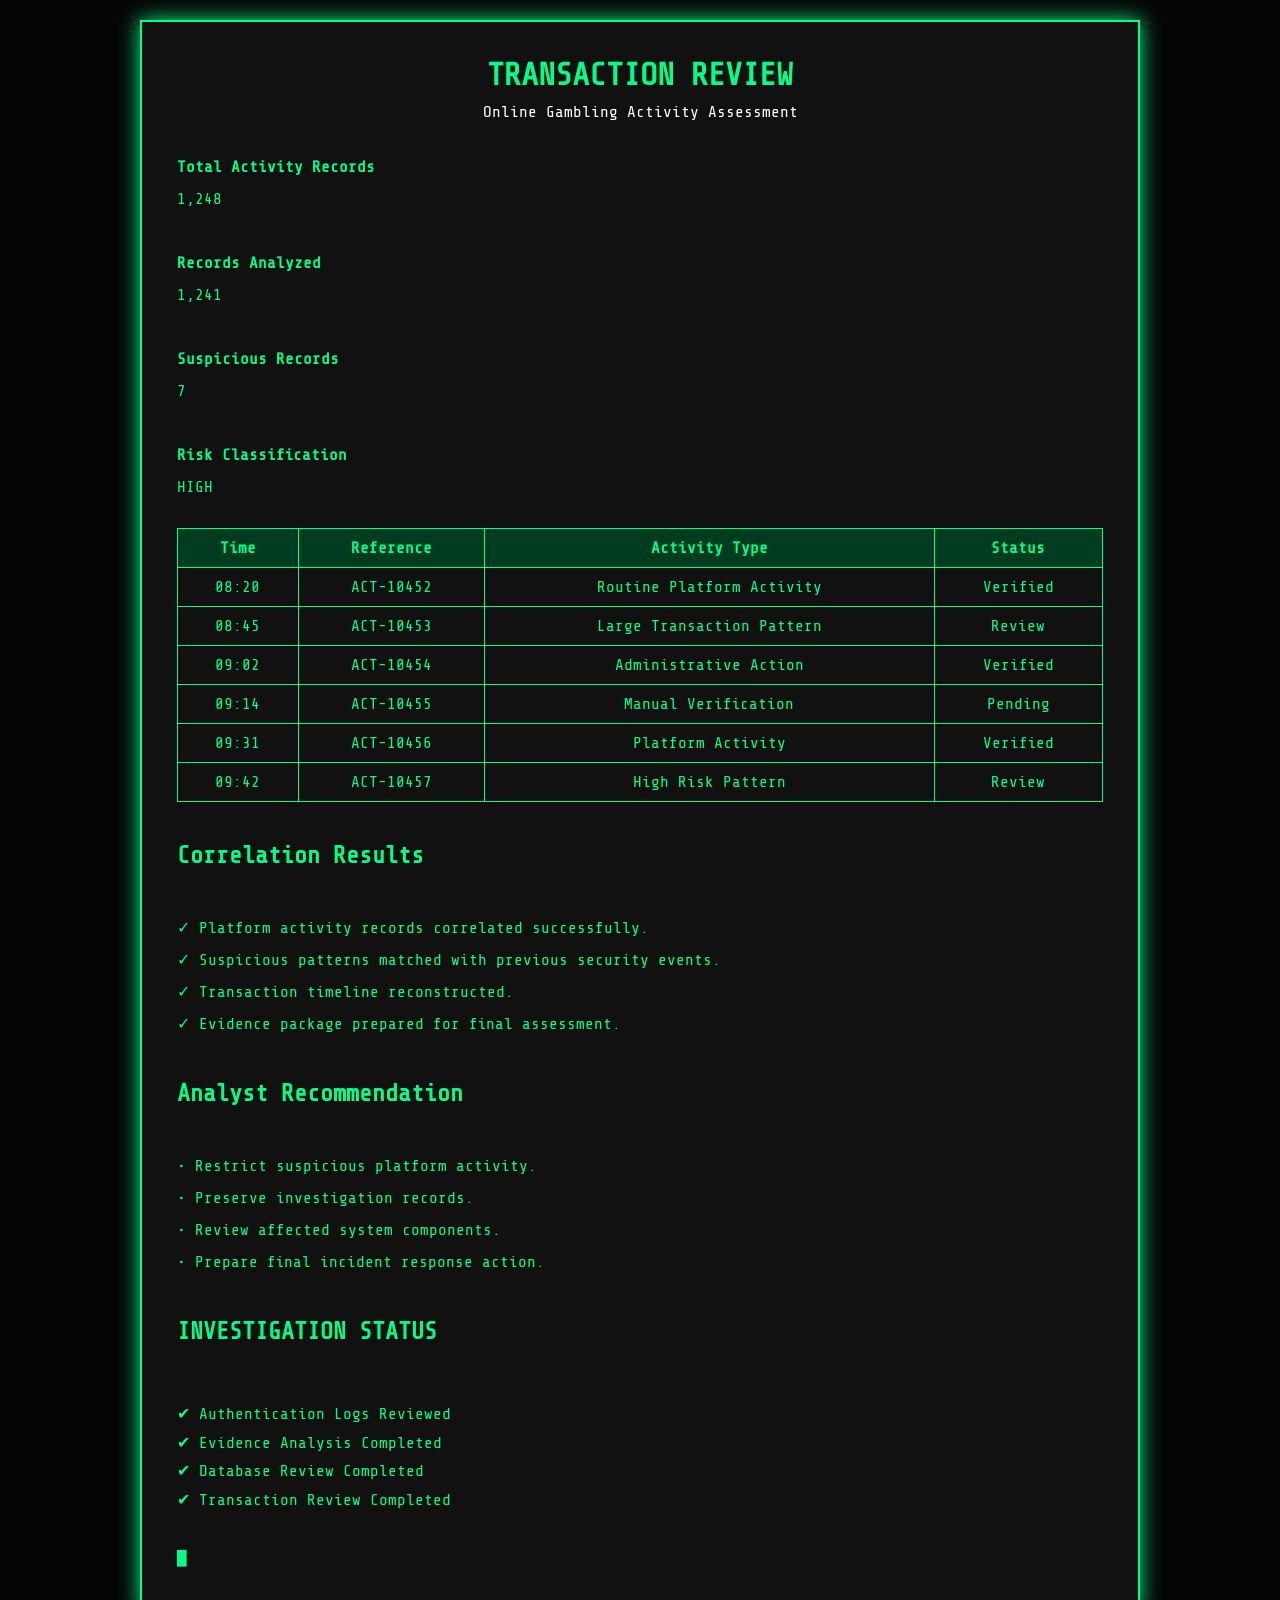
<file: transaction.html>
<!DOCTYPE html>
<html lang="en">

<head>

<meta charset="UTF-8">
<meta name="viewport" content="width=device-width, initial-scale=1.0">

<title>LuckySpin88 - Transaction Review</title>

<link href="https://fonts.googleapis.com/css2?family=Share+Tech+Mono&display=swap" rel="stylesheet">

<style>

*{
    margin:0;
    padding:0;
    box-sizing:border-box;
}

body{
    background:#050505;
    color:#00ff88;
    font-family:'Share Tech Mono', monospace;

    display:flex;
    justify-content:center;
    align-items:flex-start;

    min-height:100vh;
    padding:20px;

    overflow-y:auto;
}

.panel{
    width:100%;
    max-width:1000px;

    padding:35px;

    border:2px solid #00ff88;
    background:#111;
    box-shadow:0 0 20px #00ff88;
}

h1{
    text-align:center;
    margin-bottom:10px;
}

.subtitle{
    text-align:center;
    color:white;
    margin-bottom:30px;
}

.stats{
    line-height:2;
}

.table-wrapper{
    overflow-x:auto;
    margin-top:25px;
}

table{
    width:100%;
    min-width:700px;
    border-collapse:collapse;
}

th,td{
    border:1px solid #00ff88;
    padding:10px;
    text-align:center;
}

th{
    background:#003d20;
}

.section{
    margin-top:30px;
    line-height:2;
}

button{
    width:100%;
    padding:15px;

    margin-top:25px;

    background:black;
    color:#00ff88;

    border:1px solid #00ff88;

    font-size:16px;
    font-family:'Share Tech Mono', monospace;

    cursor:pointer;
    transition:.3s;
}

button:hover{
    background:#00ff88;
    color:black;
}

#terminal{
    margin-top:15px;
    white-space:pre-line;
    line-height:1.8;
}

#terminal::after{
    content:"█";
    animation:blink .8s infinite;
}

#terminal.done::after{
    display:none;
}

@keyframes blink{
    50%{
        opacity:0;
    }
}

/* Tablet */

@media (max-width:768px){

    body{
        padding:15px;
    }

    .panel{
        padding:25px;
    }

    .subtitle,
    .stats,
    .section{
        font-size:15px;
    }

}

/* Mobile */

@media (max-width:480px){

    body{
        padding:10px;
    }

    .panel{
        padding:18px;
    }

    h1{
        font-size:22px;
    }

    .subtitle{
        font-size:14px;
    }

    th,td{
        font-size:13px;
        padding:8px;
    }

    .stats,
    .section{
        font-size:14px;
    }

}

</style>

</head>

<body>

<div class="panel">

<h1>TRANSACTION REVIEW</h1>

<div class="subtitle">
Online Gambling Activity Assessment
</div>

<div class="stats">

<b>Total Activity Records</b><br>
1,248

<br><br>

<b>Records Analyzed</b><br>
1,241

<br><br>

<b>Suspicious Records</b><br>
7

<br><br>

<b>Risk Classification</b><br>
HIGH

</div>

<div class="table-wrapper">

<table>

<tr>
<th>Time</th>
<th>Reference</th>
<th>Activity Type</th>
<th>Status</th>
</tr>

<tr>
<td>08:20</td>
<td>ACT-10452</td>
<td>Routine Platform Activity</td>
<td>Verified</td>
</tr>

<tr>
<td>08:45</td>
<td>ACT-10453</td>
<td>Large Transaction Pattern</td>
<td>Review</td>
</tr>

<tr>
<td>09:02</td>
<td>ACT-10454</td>
<td>Administrative Action</td>
<td>Verified</td>
</tr>

<tr>
<td>09:14</td>
<td>ACT-10455</td>
<td>Manual Verification</td>
<td>Pending</td>
</tr>

<tr>
<td>09:31</td>
<td>ACT-10456</td>
<td>Platform Activity</td>
<td>Verified</td>
</tr>

<tr>
<td>09:42</td>
<td>ACT-10457</td>
<td>High Risk Pattern</td>
<td>Review</td>
</tr>

</table>

</div>

<div class="section">

<h2>Correlation Results</h2>

<br>

✓ Platform activity records correlated successfully.

<br>

✓ Suspicious patterns matched with previous security events.

<br>

✓ Transaction timeline reconstructed.

<br>

✓ Evidence package prepared for final assessment.

</div>

<div class="section">

<h2>Analyst Recommendation</h2>

<br>

• Restrict suspicious platform activity.

<br>

• Preserve investigation records.

<br>

• Review affected system components.

<br>

• Prepare final incident response action.

</div>

<div class="section">

<h2>INVESTIGATION STATUS</h2>

<div id="terminal"></div>

<button
id="nextBtn"
style="display:none;"
onclick="window.location.href='terminate.html'">

PROCEED TO TERMINATION MODULE →

</button>

</div>

</div>

<script>

const lines=[

"",

"✔ Authentication Logs Reviewed",

"✔ Evidence Analysis Completed",

"✔ Database Review Completed",

"✔ Transaction Review Completed",

"",

"The investigation has collected sufficient evidence",

"to proceed with final platform action."

];

let index=0;

function printLine(){

    if(index<lines.length){

        const terminal=document.getElementById("terminal");

        terminal.innerHTML+=lines[index]+"<br>";

        terminal.scrollTop=terminal.scrollHeight;

        index++;

        setTimeout(printLine,250);

    }else{

        document.getElementById("terminal").classList.add("done");

        document.getElementById("nextBtn").style.display="block";

    }

}

window.onload=printLine;

</script>

</body>

</html>
</file>
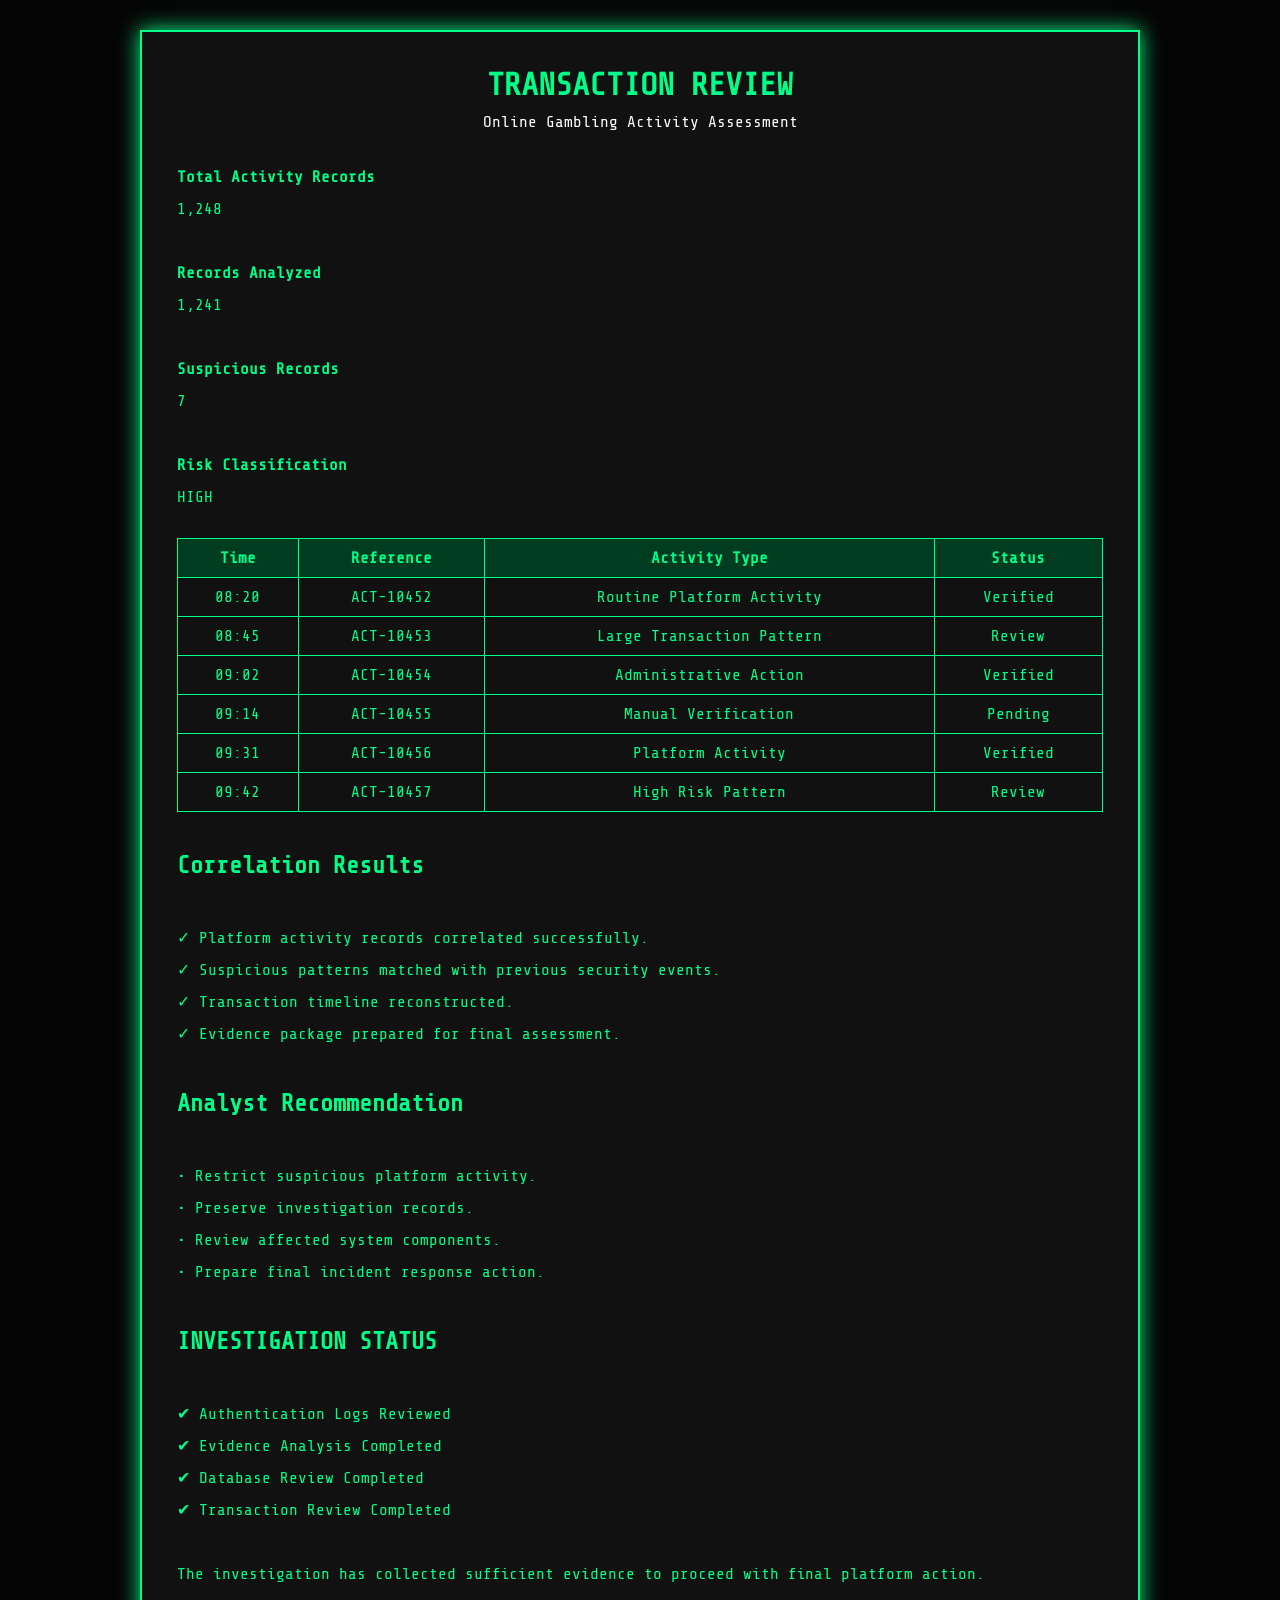
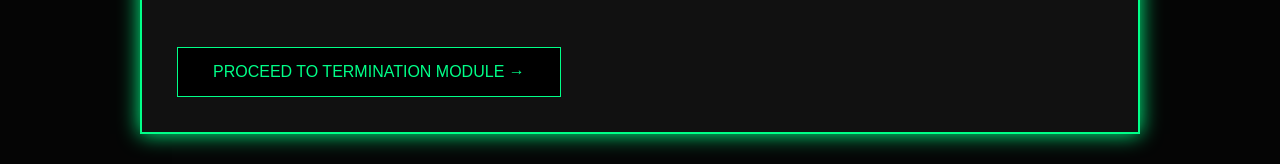
<file: transactions.html>
<!DOCTYPE html>
<html lang="en">

<head>

<meta charset="UTF-8">
<meta name="viewport" content="width=device-width, initial-scale=1.0">

<title>LuckySpin88 - Transaction Review</title>

<link href="https://fonts.googleapis.com/css2?family=Share+Tech+Mono&display=swap" rel="stylesheet">

<style>

*{
margin:0;
padding:0;
box-sizing:border-box;
}

body{
background:#050505;
color:#00ff88;
font-family:'Share Tech Mono',monospace;
display:flex;
justify-content:center;
align-items:center;
min-height:100vh;
padding:30px;
}

.panel{
width:1000px;
padding:35px;
border:2px solid #00ff88;
background:#111;
box-shadow:0 0 20px #00ff88;
}

h1{
text-align:center;
margin-bottom:10px;
}

.subtitle{
text-align:center;
color:white;
margin-bottom:30px;
}

.stats{
line-height:2;
}

table{

width:100%;
border-collapse:collapse;
margin-top:25px;

}

th,td{

border:1px solid #00ff88;
padding:10px;
text-align:center;

}

th{

background:#003d20;

}

.section{

margin-top:30px;
line-height:2;

}

button{

padding:15px 35px;
margin-top:25px;
background:black;
color:#00ff88;
border:1px solid #00ff88;
font-size:16px;
cursor:pointer;

}

button:hover{

background:#00ff88;
color:black;

}

</style>

</head>


<body>


<div class="panel">


<h1>TRANSACTION REVIEW</h1>

<div class="subtitle">

Online Gambling Activity Assessment

</div>


<div class="stats">

<b>Total Activity Records</b><br>
1,248

<br><br>

<b>Records Analyzed</b><br>
1,241

<br><br>

<b>Suspicious Records</b><br>
7

<br><br>

<b>Risk Classification</b><br>
HIGH

</div>



<table>

<tr>

<th>Time</th>
<th>Reference</th>
<th>Activity Type</th>
<th>Status</th>

</tr>


<tr>
<td>08:20</td>
<td>ACT-10452</td>
<td>Routine Platform Activity</td>
<td>Verified</td>
</tr>


<tr>
<td>08:45</td>
<td>ACT-10453</td>
<td>Large Transaction Pattern</td>
<td>Review</td>
</tr>


<tr>
<td>09:02</td>
<td>ACT-10454</td>
<td>Administrative Action</td>
<td>Verified</td>
</tr>


<tr>
<td>09:14</td>
<td>ACT-10455</td>
<td>Manual Verification</td>
<td>Pending</td>
</tr>


<tr>
<td>09:31</td>
<td>ACT-10456</td>
<td>Platform Activity</td>
<td>Verified</td>
</tr>


<tr>
<td>09:42</td>
<td>ACT-10457</td>
<td>High Risk Pattern</td>
<td>Review</td>
</tr>


</table>




<div class="section">


<h2>Correlation Results</h2>

<br>

✓ Platform activity records correlated successfully.

<br>

✓ Suspicious patterns matched with previous security events.

<br>

✓ Transaction timeline reconstructed.

<br>

✓ Evidence package prepared for final assessment.


</div>



<div class="section">


<h2>Analyst Recommendation</h2>

<br>

• Restrict suspicious platform activity.

<br>

• Preserve investigation records.

<br>

• Review affected system components.

<br>

• Prepare final incident response action.


</div>



<div class="section">


<h2>INVESTIGATION STATUS</h2>

<br>

✔ Authentication Logs Reviewed

<br>

✔ Evidence Analysis Completed

<br>

✔ Database Review Completed

<br>

✔ Transaction Review Completed


<br><br>


The investigation has collected sufficient evidence
to proceed with final platform action.


<br><br>


<button onclick="window.location.href='terminate.html'">

PROCEED TO TERMINATION MODULE →

</button>


</div>


</div>


</body>

</html>
</file>
<file: style.css>
*{
    margin:0;
    padding:0;
    box-sizing:border-box;
}

body{
    background:#050505;
    font-family:'Share Tech Mono', monospace;
    color:#00ff88;

    display:flex;
    justify-content:center;
    align-items:center;

    min-height:100vh;
    padding:20px;
}

.container{
    width:100%;
    display:flex;
    justify-content:center;
    align-items:center;
}

.terminal{
    width:100%;
    max-width:500px;

    padding:40px;

    background:#111;
    border:2px solid #00ff88;
    box-shadow:0 0 20px #00ff88;

    text-align:center;
}

h1{
    letter-spacing:3px;
    margin-bottom:10px;
    font-size:2.3rem;
}

h2{
    font-size:18px;
    color:white;
    margin-bottom:20px;
}

.line{
    height:1px;
    background:#00ff88;
    margin-bottom:20px;
}

.warning{
    margin-bottom:20px;
    color:#00ff88;
    line-height:1.6;
}

input{
    width:100%;
    padding:15px;

    background:black;
    color:#00ff88;

    border:1px solid #00ff88;

    font-size:16px;

    margin-bottom:20px;

    font-family:'Share Tech Mono', monospace;
}

button{
    width:100%;

    padding:15px;

    background:black;
    color:#00ff88;

    border:1px solid #00ff88;

    cursor:pointer;

    font-size:16px;

    transition:.3s;

    font-family:'Share Tech Mono', monospace;
}

button:hover{
    background:#00ff88;
    color:black;
}

#message{
    margin-top:20px;
    font-weight:bold;
    line-height:1.6;
}

/* ========================= */
/* Mobile & Tablet Responsive */
/* ========================= */

@media (max-width:768px){

    body{
        padding:16px;
    }

    .terminal{
        max-width:100%;
        padding:25px;
    }

    h1{
        font-size:1.8rem;
        letter-spacing:2px;
    }

    h2{
        font-size:1rem;
    }

    .warning{
        font-size:0.9rem;
    }

    input,
    button{
        font-size:15px;
        padding:14px;
    }

}

@media (max-width:480px){

    .terminal{
        padding:20px;
    }

    h1{
        font-size:1.5rem;
    }

    h2{
        font-size:0.9rem;
    }

    .warning{
        font-size:0.85rem;
    }

    input,
    button{
        font-size:14px;
        padding:12px;
    }

}
</file>
